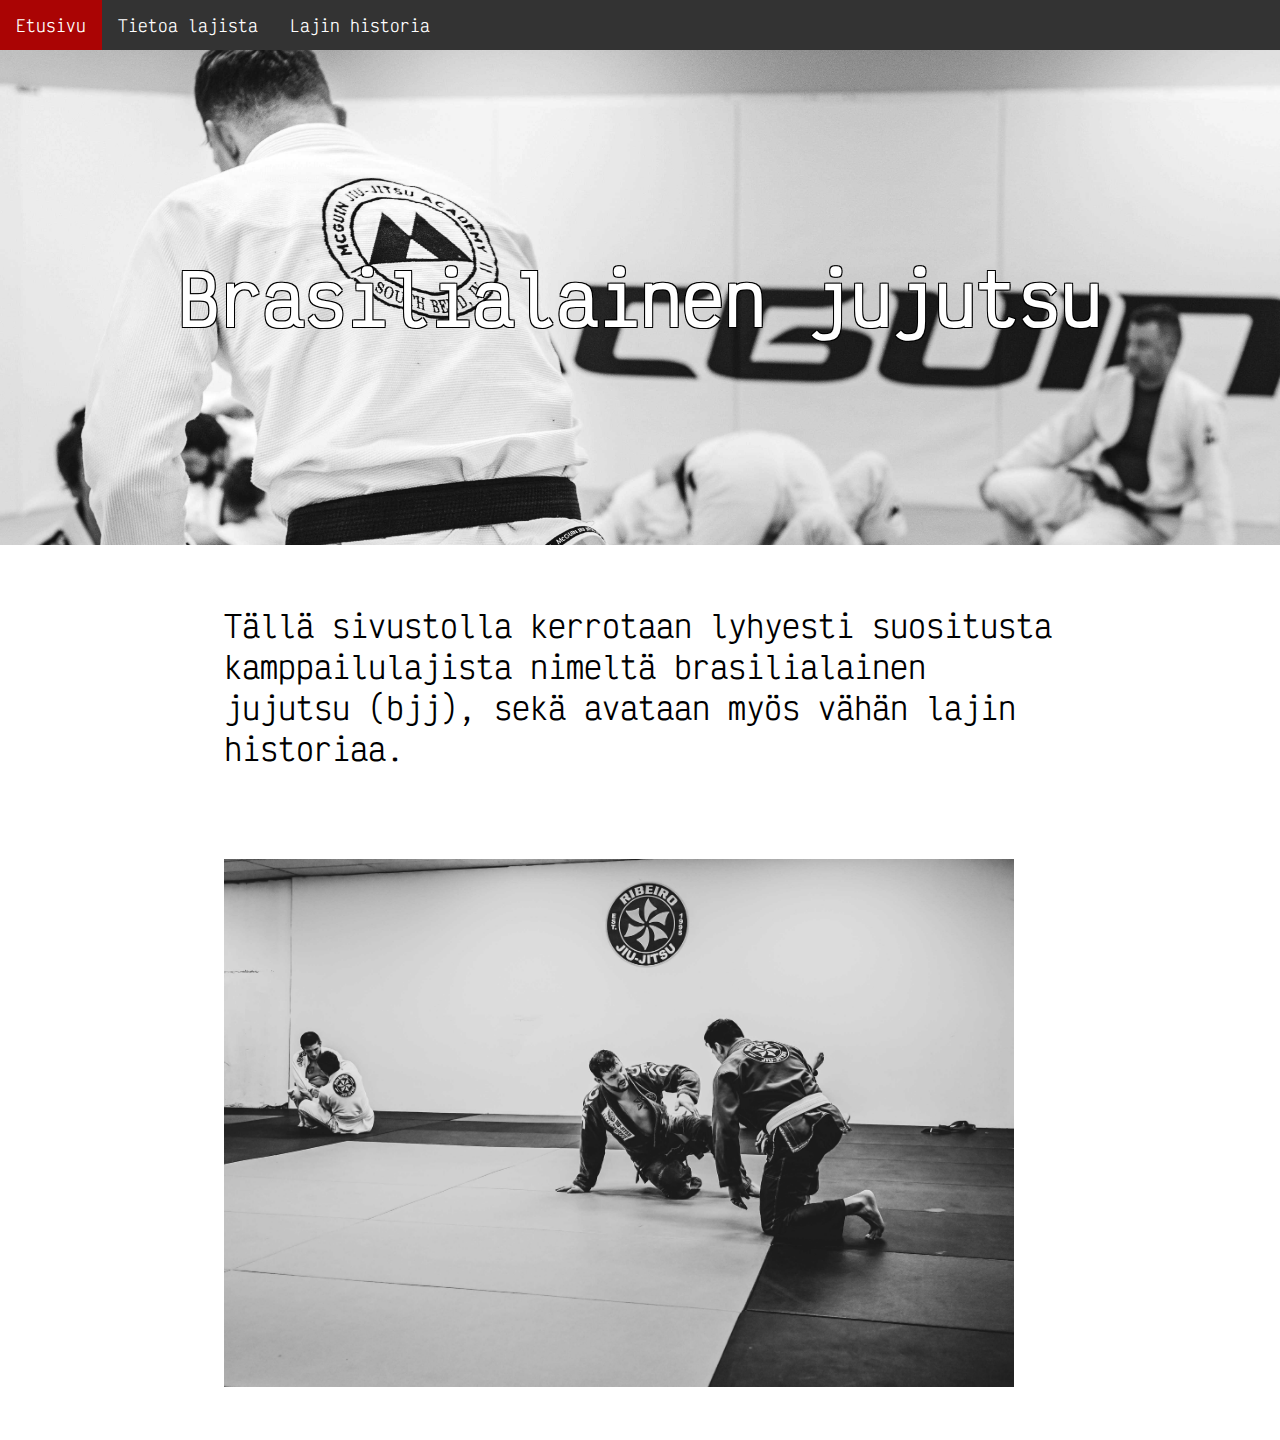
<file: index.html>
<!DOCTYPE html>
<html lang="fi">

<head>
    <title>BJJ</title>
    <meta charset="UTF-8">
    <meta name="viewport" content="width=device-width, initial-scale=1.0">
    <link rel="stylesheet" href="bjj_tyylit.css">
</head>

<body>
    <nav>
        <ul>
            <li><a class="active" href="index.html">Etusivu</a></li>
            <li><a href="Tietoa_lajista.html">Tietoa lajista</a></li>
            <li><a href="Lajin_historia.html">Lajin historia</a></li>

        </ul>
    </nav>

    <header>
        <h1>Brasilialainen jujutsu</h1>
    </header>
    <section>
        <p>Tällä sivustolla kerrotaan lyhyesti suositusta kamppailulajista nimeltä
            brasilialainen jujutsu (bjj), sekä avataan myös vähän lajin historiaa. </p>
        <img src="sivu_1.jpg" alt="kuva">
    </section>


</body>






</html>
</file>
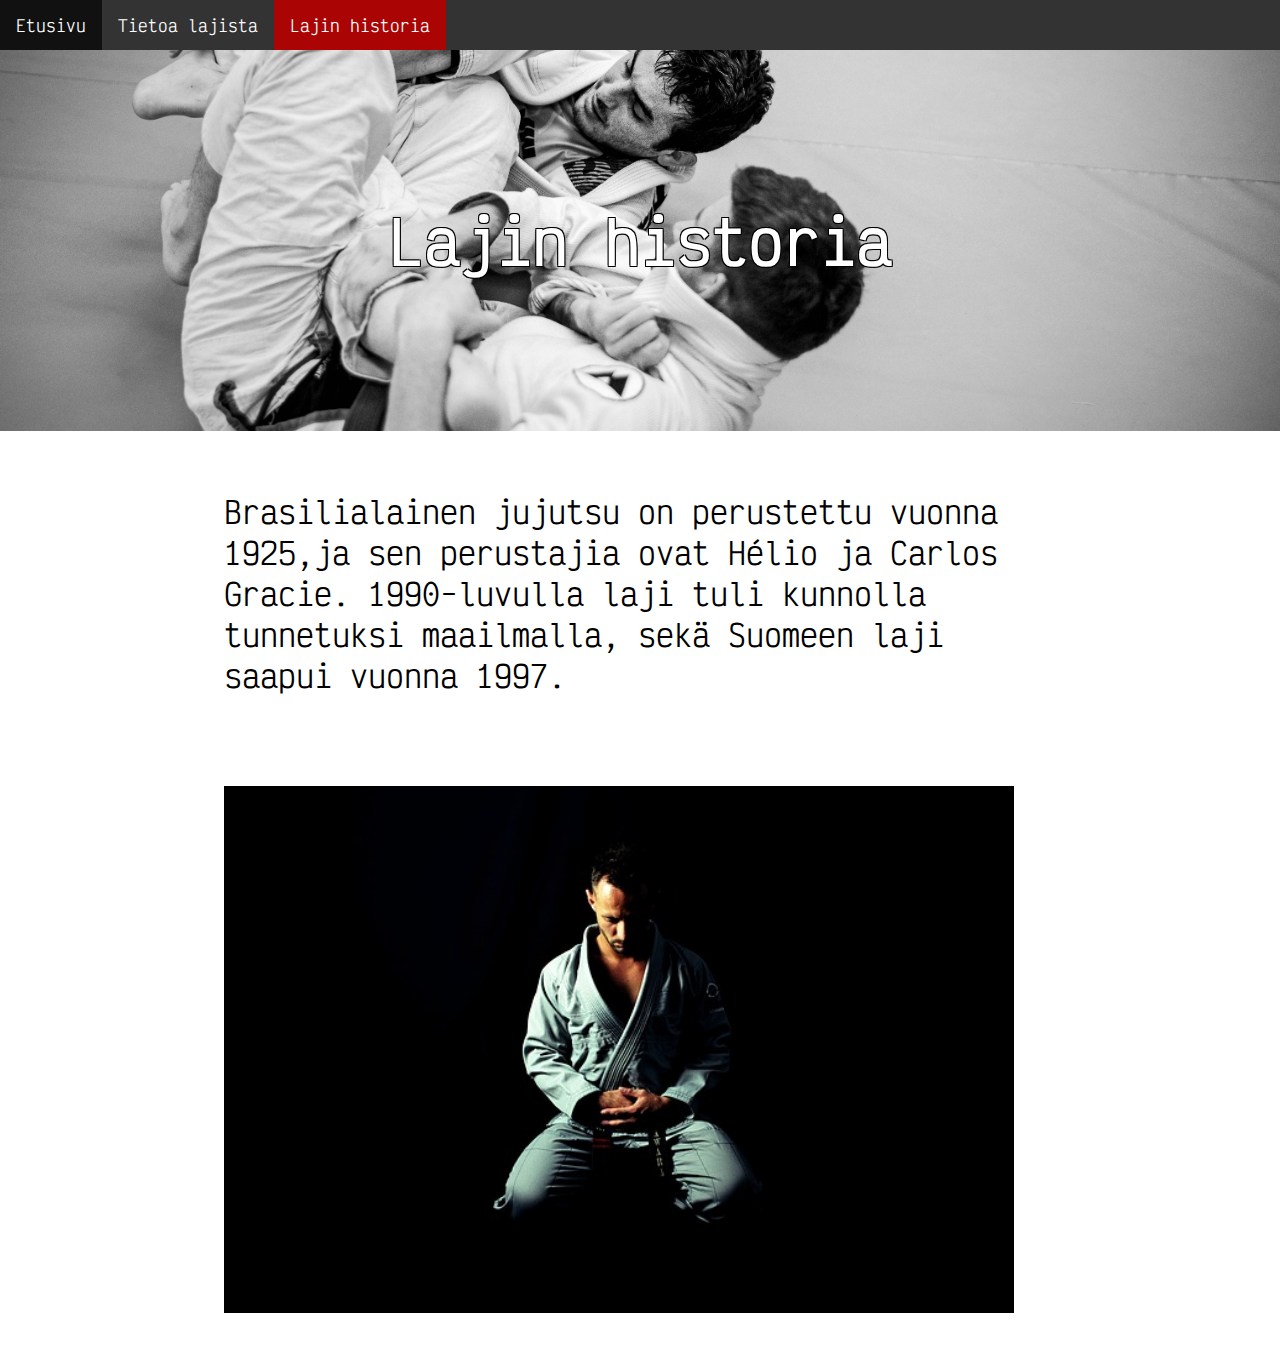
<file: Lajin_historia.html>
<!DOCTYPE html>
<html lang="fi">

<head>
    <title>BJJ</title>
    <meta charset="UTF-8">
    <meta name="viewport" content="width=device-width, initial-scale=1.0">
    <link rel="stylesheet" href="bjj_tyylit.css">
</head>

<body>
    <nav>
        <ul>
            <li><a href="index.html">Etusivu</a></li>
            <li><a href="Tietoa_lajista.html">Tietoa lajista</a></li>
            <li><a class="active" href="Lajin_historia.html">Lajin historia</a></li>

        </ul>
    </nav>

    <header class="historia">
        <h1>Lajin historia</h1>
    </header>
    <section>
        <p>Brasilialainen jujutsu on perustettu vuonna 1925,ja sen perustajia ovat Hélio ja Carlos Gracie. 1990-luvulla
            laji tuli kunnolla tunnetuksi maailmalla, sekä Suomeen laji saapui vuonna 1997.
        </p>
        <img src="historia3.jpg" alt="kuva">
    </section>


</body>






</html>
</file>
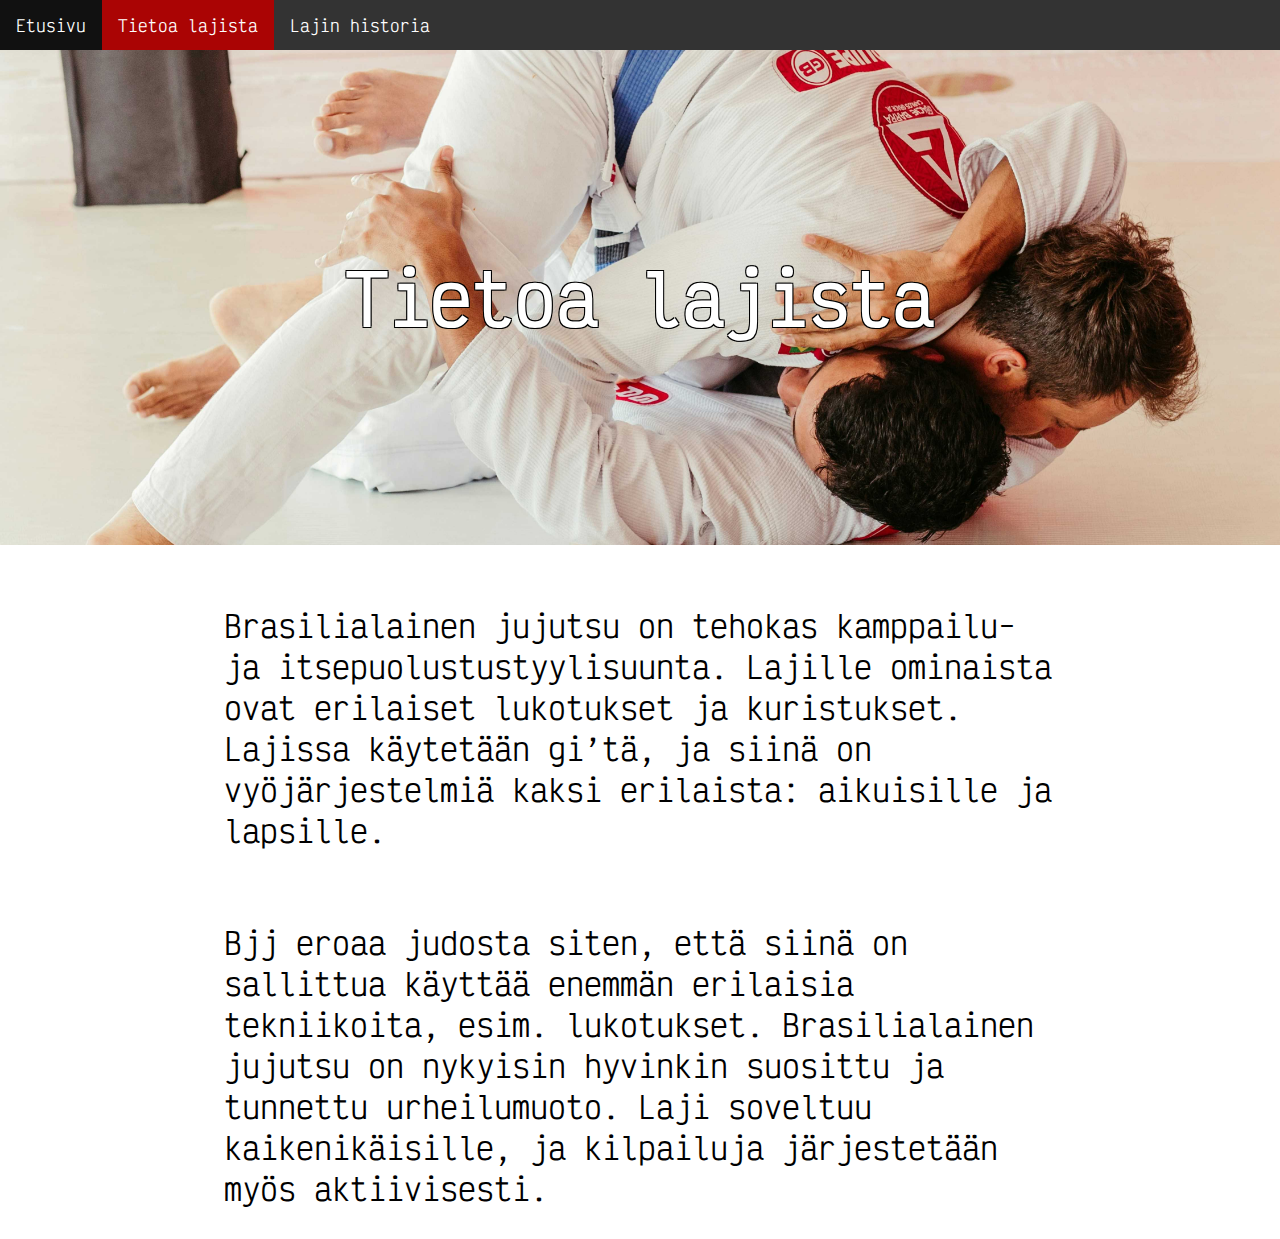
<file: Tietoa_lajista.html>
<!DOCTYPE html>
<html lang="fi">

<head>
    <title>BJJ</title>
    <meta charset="UTF-8">
    <meta name="viewport" content="width=device-width, initial-scale=1.0">
    <link rel="stylesheet" href="bjj_tyylit.css">
</head>

<body>
    <nav>
        <ul>

            <li><a href="index.html">Etusivu</a></li>
            <li><a class="active" href="Tietoa_lajista.html">Tietoa lajista</a></li>
            <li><a href="Lajin_historia.html">Lajin historia</a></li>

        </ul>
    </nav>

    <header class="tietoa lajista">
        <h1>Tietoa lajista</h1>
    </header>
    <section>
        <p>Brasilialainen jujutsu on tehokas kamppailu- ja itsepuolustustyylisuunta. Lajille ominaista ovat erilaiset
            lukotukset ja kuristukset. Lajissa käytetään gi’tä, ja siinä on vyöjärjestelmiä kaksi erilaista: aikuisille
            ja lapsille.
        </p>
        <br>Bjj eroaa judosta siten, että siinä on sallittua käyttää enemmän erilaisia tekniikoita, esim. lukotukset.
        Brasilialainen jujutsu on nykyisin hyvinkin suosittu ja tunnettu urheilumuoto. Laji soveltuu kaikenikäisille, ja
        kilpailuja järjestetään myös aktiivisesti.

    </section>


</body>






</html>
</file>
<file: bjj_tyylit.css>
/*
div {
    border: 1px;
    border-color: black;
    border-style: solid;

}
*/

@import url('https://fonts.googleapis.com/css2?family=Victor+Mono:ital,wght@0,100..700;1,100..700&display=swap');

html,
body {
    margin: 0;
    padding: 0;
    font-family: 'Victor Mono', mono-serif;
}

ul {
    list-style-type: none;
    margin: 0;
    padding: 0;
    overflow: hidden;
    background-color: #333;
}

li {
    float: center;
}

li a {
    display: block;
    color: white;
    text-align: center;
    padding: 14px 16px;
    text-decoration: none;
}

li a:hover:not(.active) {
    background-color: #111;
}

.active {
    background-color: #aa0404;
}

header {
    background-image: url(otsikko_1.jpg);
    background-position: center;
    background-size: cover;
}

.tietoa {
    background-image: url(otsikko_2.jpg);
    background-position: center;
    background-size: cover;
}

.historia {
    background-image: url(otsikko_3.jpg);
    background-position: center;
    background-size: cover;

}


header h1 {
    font-size: 60px;
    text-align: center;
    color: white;
    text-shadow:
        -1px -1px 0 #000,
        1px -1px 0 #000,
        -1px 1px 0 #000,
        1px 1px 0 #000;
    padding: 150px 10px 150px 10px;
    margin: 0px;
}

.historia h1 {
    font-size: 60px;
    text-align: center;
    color: white;
    text-shadow:
        -1px -1px 0 #000,
        1px -1px 0 #000,
        -1px 1px 0 #000,
        1px 1px 0 #000;
    padding: 150px 10px 150px 10px;
    margin: 0px;
}

section {
    width: 60%;
    margin: auto;
    font-size: 30px;
    color: black;
    padding: 30px
}

section img {
    width: 95%;
    padding: 30px 0px 15px 0px;
    margin-top: 30px;


}

@media only screen and (max-width: 500px) {
    li {
        float: center;
    }

    section {
        font-size: 20px;
        width: auto;
    }

    header h1 {

        font-size: 40px;


    }
}




@media only screen and (min-width: 650px) {
    li {
        float: left;
    }

    section {}

    header h1 {

        padding: 200px 10px 200px 10px;


    }
}


@media only screen and (min-width: 1025px) {
    section {
        width: 65%;
    }

    header h1 {
        font-size: 70px;


    }
}
</file>
